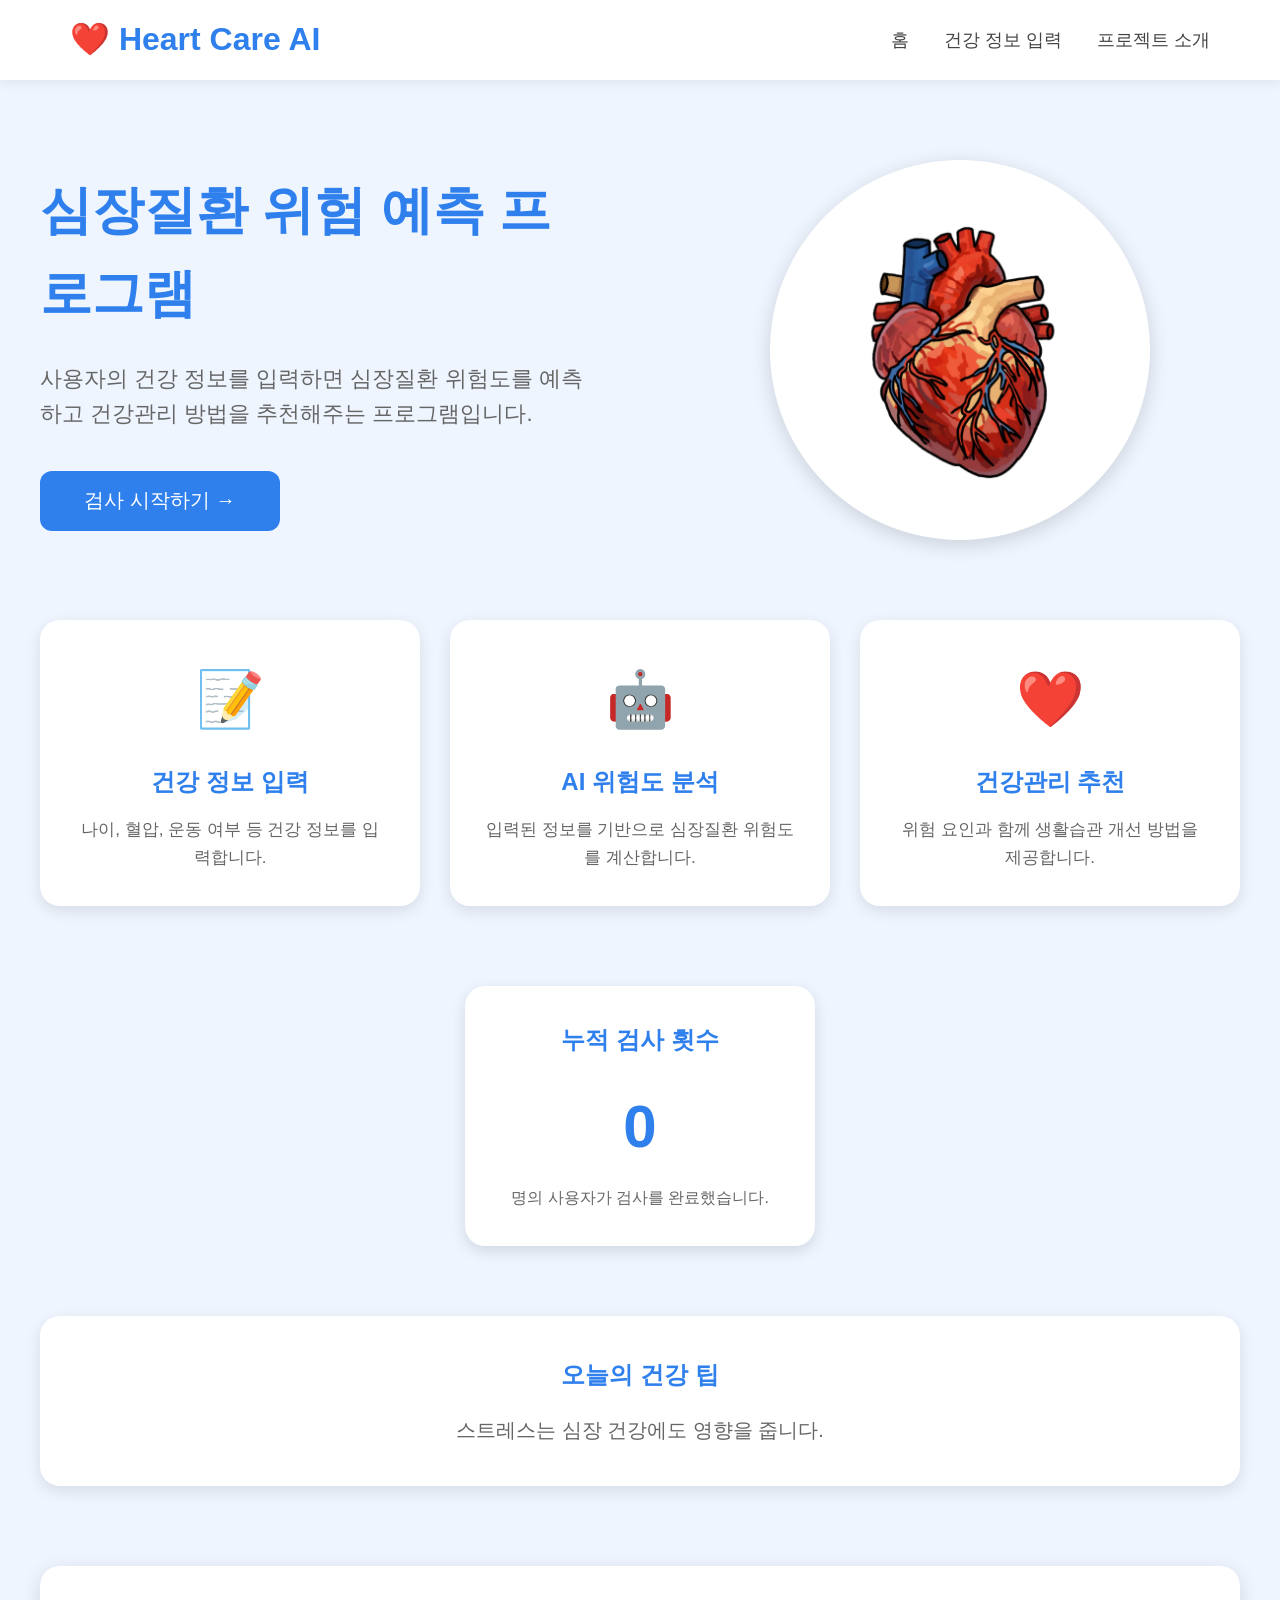
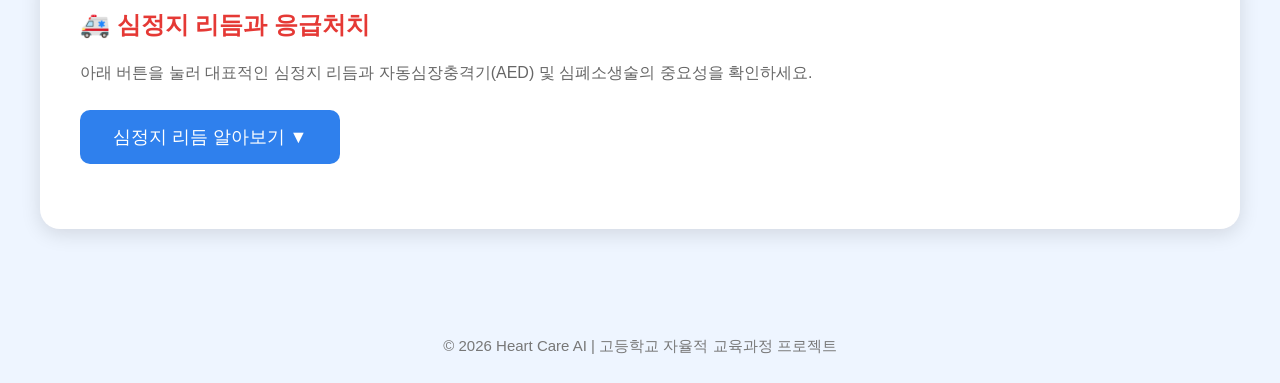
<file: index.html>
<!DOCTYPE html>
<html lang="ko">

<head>

    <meta charset="UTF-8">
    <meta name="viewport" content="width=device-width, initial-scale=1.0">

    <title>Heart Care AI</title>

    <link rel="stylesheet" href="style.css">

</head>

<body>

    <!-- 네비게이션 -->

    <nav class="navbar">

        <div class="logo">
            ❤️ Heart Care AI
        </div>

        <ul class="menu">
            <li><a href="index.html">홈</a></li>
            <li><a href="input.html">건강 정보 입력</a></li>
            <li><a href="about.html">프로젝트 소개</a></li>
        </ul>

    </nav>


    <!-- 메인 화면 -->

    <section class="hero">

        <div class="hero-text">

            <h1>
                심장질환 위험 예측 프로그램
            </h1>

            <p>
                사용자의 건강 정보를 입력하면
                심장질환 위험도를 예측하고
                건강관리 방법을 추천해주는 프로그램입니다.
            </p>

            <a href="input.html">
                <button class="start-btn">
                    검사 시작하기 →
                </button>
            </a>

        </div>


        <div class="hero-image">
            <div class="heart-box">
                <img src="images/im-heart.jpg" class="heart-img">
            </div>
        </div>

    </section>


    <!-- 기능 소개 -->

    <section class="features">

        <div class="feature-card">

            <div class="icon">📝</div>

            <h2>건강 정보 입력</h2>

            <p>
                나이, 혈압, 운동 여부 등
                건강 정보를 입력합니다.
            </p>

        </div>


        <div class="feature-card">

            <div class="icon">🤖</div>

            <h2>AI 위험도 분석</h2>

            <p>
                입력된 정보를 기반으로
                심장질환 위험도를 계산합니다.
            </p>

        </div>


        <div class="feature-card">

            <div class="icon">❤️</div>

            <h2>건강관리 추천</h2>

            <p>
                위험 요인과 함께
                생활습관 개선 방법을 제공합니다.
            </p>

        </div>

    </section>
    <section class="stats">

        <div class="stat-card">

            <h2>누적 검사 횟수</h2>

            <h1 id="testCount">0</h1>

            <p>명의 사용자가 검사를 완료했습니다.</p>

        </div>

    </section>

    <!-- 오늘의 건강 팁 -->

    <section class="tip">

        <h2>오늘의 건강 팁</h2>

        <p id="tipText">
            하루 30분 걷기는 심혈관 건강에 도움이 됩니다.
        </p>

    </section>
    <section class="emergency">

    <h2>🚑 심정지 리듬과 응급처치</h2>

    <p class="emergency-sub">
        아래 버튼을 눌러 대표적인 심정지 리듬과
        자동심장충격기(AED) 및 심폐소생술의 중요성을 확인하세요.
    </p>

    <button id="openInfo" class="info-btn">
        심정지 리듬 알아보기 ▼
    </button>

    <div id="emergencyBox" class="hidden">

        <img src="images/file.png"
             alt="심정지 리듬">

        <h3>대표적인 심정지 리듬</h3>

        <ul>
            <li><b>심실세동(VF)</b> : 심장이 불규칙하게 떨려 혈액을 제대로 보내지 못하는 상태</li>

            <li><b>무맥성 심실빈맥(pVT)</b> : 심장이 매우 빠르게 뛰지만 맥박이 없어 혈액순환이 되지 않는 상태</li>

            <li><b>무수축(Asystole)</b> : 심장의 전기활동이 거의 없어 심장이 멈춘 상태</li>

            <li><b>무맥성 전기활동(PEA)</b> : 전기활동은 있지만 실제 심장 수축이 이루어지지 않는 상태</li>
        </ul>

        <h3>AED와 심폐소생술의 중요성</h3>

        <p>
            심정지 환자를 발견하면 가장 먼저 119에 신고한 후
            즉시 가슴압박을 시작해야 합니다.
            AED가 도착하면 음성 안내에 따라 가능한 빠르게
            사용해야 하며, 특히 <b>심실세동(VF)</b>과
            <b>무맥성 심실빈맥(pVT)</b>은
            전기충격으로 회복될 가능성이 있는 리듬입니다.
            따라서 심폐소생술과 AED를 함께 시행하는 것이
            생존율을 높이는 가장 중요한 방법입니다.
        </p>

        <h3>AED 사용 순서</h3>

        <ol>
            <li>환자의 의식과 호흡을 확인합니다.</li>
            <li>119에 신고하고 AED를 요청합니다.</li>
            <li>가슴압박 중심의 심폐소생술을 시작합니다.</li>
            <li>AED 전원을 켜고 음성 안내를 따릅니다.</li>
            <li>패드를 부착한 후 심장 리듬을 분석합니다.</li>
            <li>전기충격이 필요하면 모두 떨어진 뒤 제세동을 시행합니다.</li>
            <li>즉시 가슴압박을 다시 시작합니다.</li>
        </ol>

        <p class="source">
            출처 : 강남구보건소
        </p>

    </div>

</section>


    <!-- Footer -->

    <footer>

        <p>
            © 2026 Heart Care AI |
            고등학교 자율적 교육과정 프로젝트
        </p>

    </footer>

    <script src="script.js"></script>

</body>

</html>
</file>
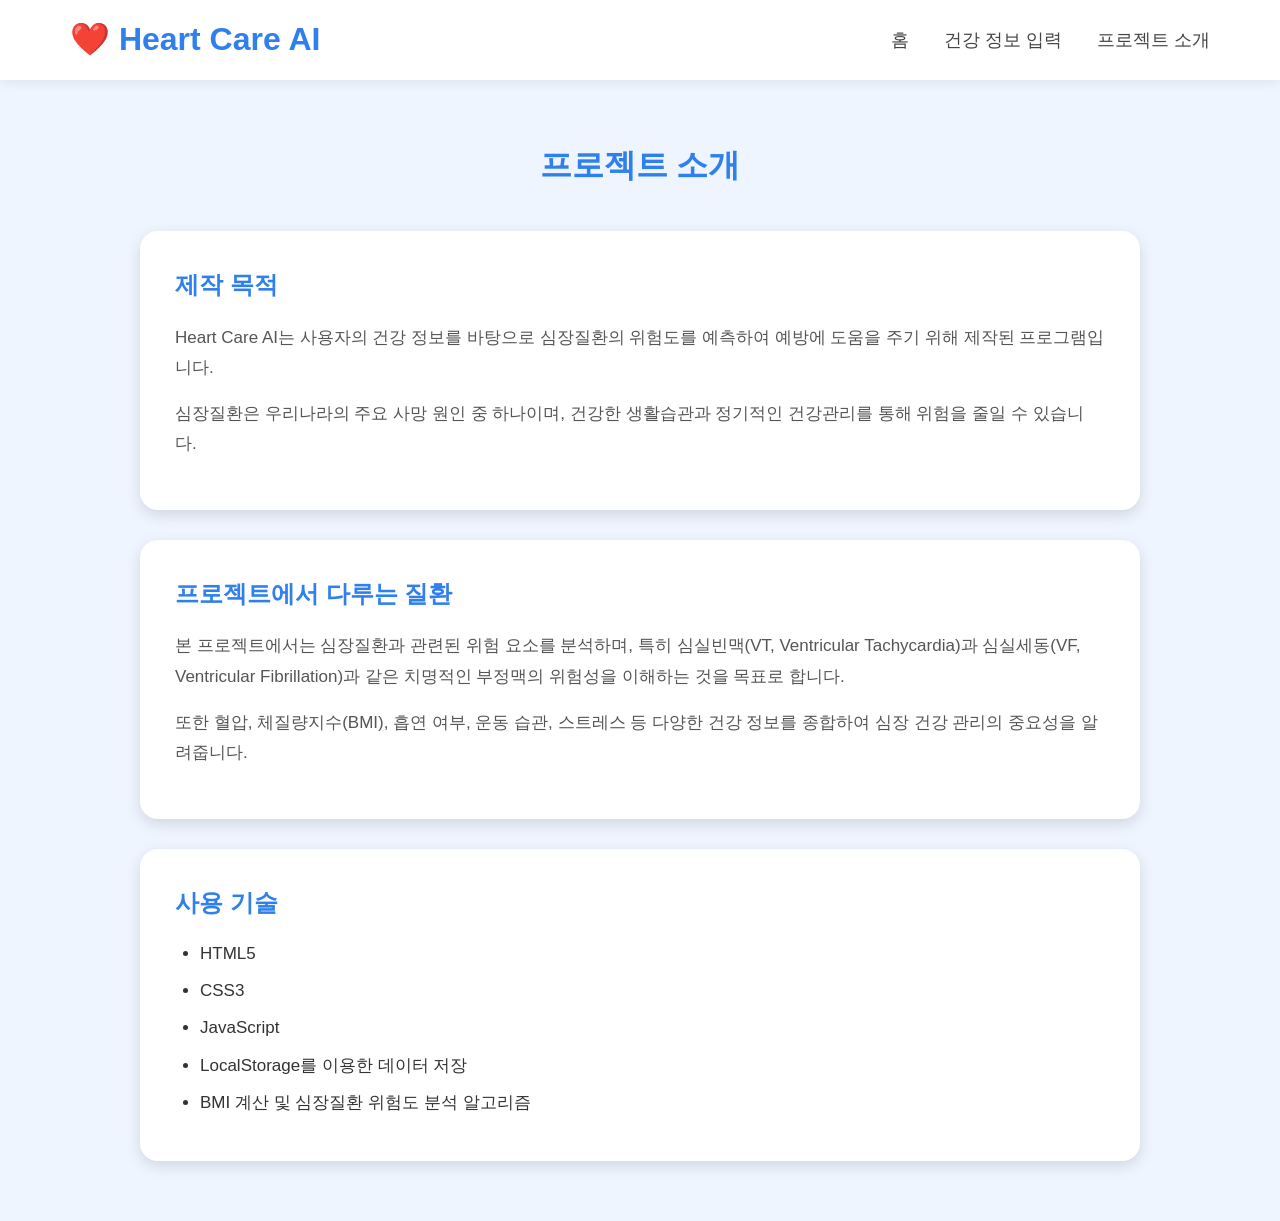
<file: about.html>
<!DOCTYPE html>
<html lang="ko">

<head>

    <meta charset="UTF-8">
    <meta name="viewport" content="width=device-width, initial-scale=1.0">

    <title>프로젝트 소개</title>

    <link rel="stylesheet" href="style.css">

</head>

<body>

    <!-- 네비게이션 -->

    <nav class="navbar">

        <div class="logo">
            ❤️ Heart Care AI
        </div>

        <ul class="menu">
            <li><a href="index.html">홈</a></li>
            <li><a href="input.html">건강 정보 입력</a></li>
            <li><a href="about.html">프로젝트 소개</a></li>
        </ul>

    </nav>

    <!-- 프로젝트 소개 -->

    <div class="about-container">

        <h1>프로젝트 소개</h1>

        <div class="about-card">

            <h2>제작 목적</h2>

            <p>
                Heart Care AI는 사용자의 건강 정보를 바탕으로
                심장질환의 위험도를 예측하여 예방에 도움을 주기 위해
                제작된 프로그램입니다.
            </p>

            <p>
                심장질환은 우리나라의 주요 사망 원인 중 하나이며,
                건강한 생활습관과 정기적인 건강관리를 통해
                위험을 줄일 수 있습니다.
            </p>

        </div>

        <div class="about-card">

            <h2>프로젝트에서 다루는 질환</h2>

            <p>
                본 프로젝트에서는 심장질환과 관련된 위험 요소를 분석하며,
                특히 심실빈맥(VT, Ventricular Tachycardia)과
                심실세동(VF, Ventricular Fibrillation)과 같은
                치명적인 부정맥의 위험성을 이해하는 것을 목표로 합니다.
            </p>

            <p>
                또한 혈압, 체질량지수(BMI), 흡연 여부, 운동 습관,
                스트레스 등 다양한 건강 정보를 종합하여
                심장 건강 관리의 중요성을 알려줍니다.
            </p>

        </div>

        <div class="about-card">

            <h2>사용 기술</h2>

            <ul>

                <li>HTML5</li>

                <li>CSS3</li>

                <li>JavaScript</li>

                <li>LocalStorage를 이용한 데이터 저장</li>

                <li>BMI 계산 및 심장질환 위험도 분석 알고리즘</li>

            </ul>

        </div>

    </div>

</body>

</html>
</file>
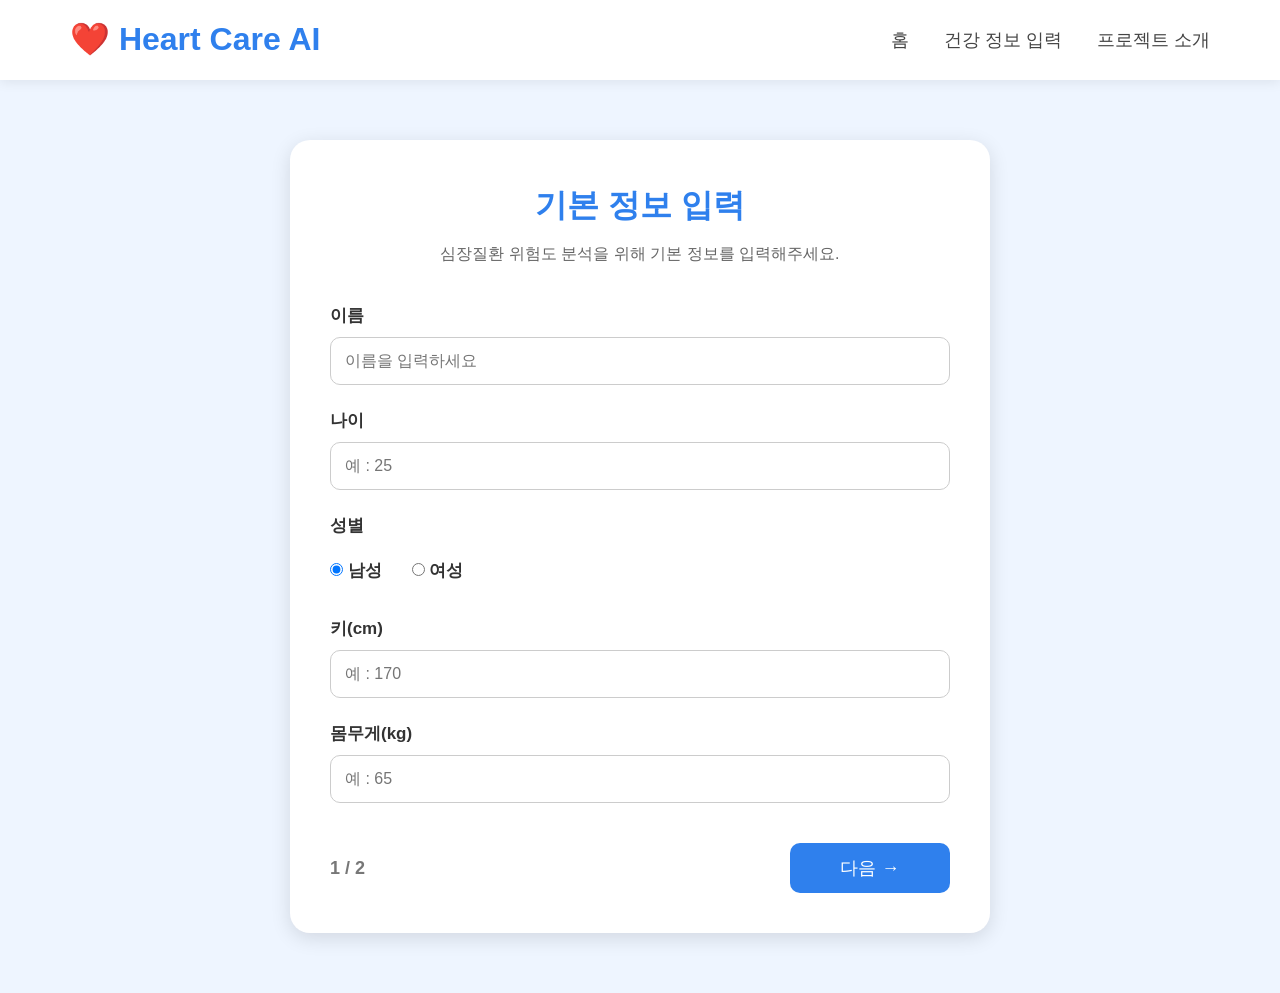
<file: input.html>
<!DOCTYPE html>
<html lang="ko">

<head>

    <meta charset="UTF-8">
    <meta name="viewport" content="width=device-width, initial-scale=1.0">

    <title>기본 정보 입력</title>

    <link rel="stylesheet" href="style.css">

</head>

<body>

    <nav class="navbar">

        <div class="logo">
            ❤️ Heart Care AI
        </div>

        <ul class="menu">
            <li><a href="index.html">홈</a></li>
            <li><a href="input.html">건강 정보 입력</a></li>
            <li><a href="about.html">프로젝트 소개</a></li>
        </ul>

    </nav>

    <div class="form-container">

        <h1>기본 정보 입력</h1>

        <p>심장질환 위험도 분석을 위해 기본 정보를 입력해주세요.</p>

        <form id="basicForm">

            <div class="input-group">

                <label>이름</label>

                <input
                    type="text"
                    id="name"
                    placeholder="이름을 입력하세요"
                    required>

            </div>

            <div class="input-group">

                <label>나이</label>

                <input
                    type="number"
                    id="age"
                    placeholder="예 : 25"
                    required>

            </div>

            <div class="input-group">

                <label>성별</label>

                <div class="radio-group">

                    <label>
                        <input
                            type="radio"
                            name="gender"
                            value="남성"
                            checked>

                        남성
                    </label>

                    <label>
                        <input
                            type="radio"
                            name="gender"
                            value="여성">

                        여성
                    </label>

                </div>

            </div>

            <div class="input-group">

                <label>키(cm)</label>

                <input
                    type="number"
                    id="height"
                    placeholder="예 : 170"
                    required>

            </div>

            <div class="input-group">

                <label>몸무게(kg)</label>

                <input
                    type="number"
                    id="weight"
                    placeholder="예 : 65"
                    required>

            </div>

            <div class="step-area">

                <span>1 / 2</span>

                <button
                    type="submit"
                    class="next-btn">

                    다음 →

                </button>

            </div>

        </form>

    </div>

    <script src="script.js"></script>

</body>

</html>
</file>
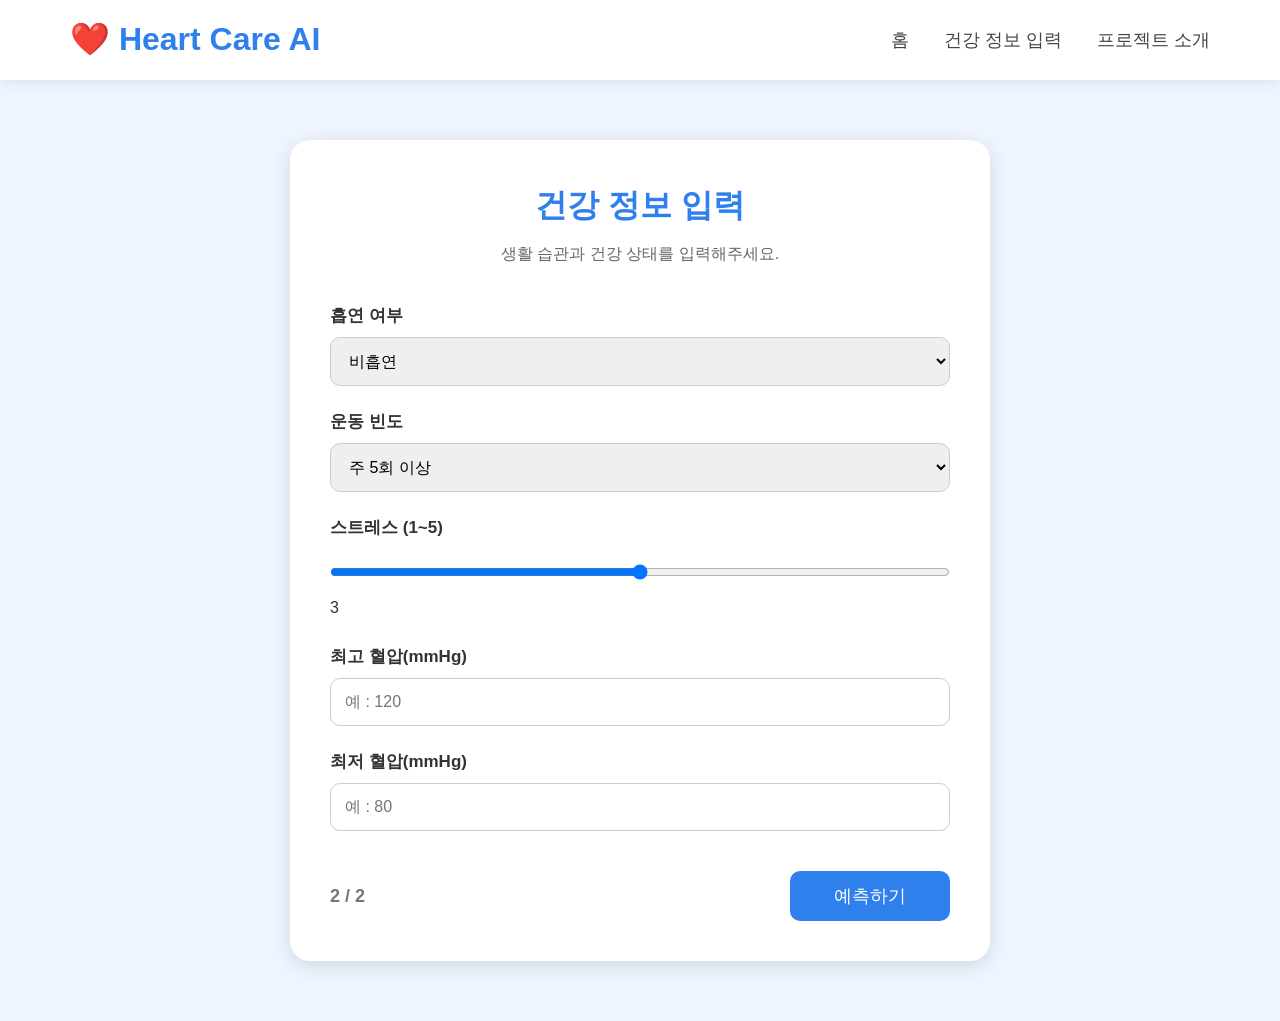
<file: input2.html>
<!DOCTYPE html>
<html lang="ko">

<head>

    <meta charset="UTF-8">
    <meta name="viewport" content="width=device-width, initial-scale=1.0">

    <title>건강 정보 입력</title>

    <link rel="stylesheet" href="style.css">

</head>

<body>

    <nav class="navbar">

        <div class="logo">
            ❤️ Heart Care AI
        </div>

        <ul class="menu">
            <li><a href="index.html">홈</a></li>
            <li><a href="input.html">건강 정보 입력</a></li>
            <li><a href="about.html">프로젝트 소개</a></li>
        </ul>

    </nav>

    <div class="form-container">

        <h1>건강 정보 입력</h1>

        <p>생활 습관과 건강 상태를 입력해주세요.</p>

        <form id="healthForm">

            <div class="input-group">

                <label>흡연 여부</label>

                <select id="smoking">

                    <option>비흡연</option>
                    <option>흡연</option>

                </select>

            </div>

            <div class="input-group">

                <label>운동 빈도</label>

                <select id="exercise">

                    <option>주 5회 이상</option>
                    <option>주 3~4회</option>
                    <option>주 1~2회</option>
                    <option>거의 안 함</option>

                </select>

            </div>

            <div class="input-group">

                <label>스트레스 (1~5)</label>

                <input
                    type="range"
                    id="stress"
                    min="1"
                    max="5"
                    value="3"
                    oninput="stressValue.innerText=this.value">

                <span id="stressValue">3</span>

            </div>

            <div class="input-group">

                <label>최고 혈압(mmHg)</label>

                <input
                    type="number"
                    id="systolic"
                    placeholder="예 : 120"
                    required>

            </div>

            <div class="input-group">

                <label>최저 혈압(mmHg)</label>

                <input
                    type="number"
                    id="diastolic"
                    placeholder="예 : 80"
                    required>

            </div>

            <div class="step-area">

                <span>2 / 2</span>

                <button
                    type="submit"
                    class="next-btn">

                    예측하기

                </button>

            </div>

        </form>

    </div>

    <script src="script.js"></script>

</body>

</html>
</file>
<file: style.css>
/* ==========================
   기본 설정
========================== */

*{
    margin:0;
    padding:0;
    box-sizing:border-box;
    font-family:"맑은 고딕", sans-serif;
}

body{
    background:#eef5ff;
    color:#333;
    line-height:1.6;
}

/* ==========================
   네비게이션
========================== */

.navbar{

    width:100%;
    height:80px;

    background:#ffffff;

    display:flex;
    justify-content:space-between;
    align-items:center;

    padding:0 70px;

    box-shadow:0 2px 12px rgba(0,0,0,.08);

    position:sticky;
    top:0;
    z-index:1000;

}

.logo{

    font-size:32px;
    font-weight:bold;
    color:#2f80ed;

}

.menu{

    display:flex;
    list-style:none;
    gap:35px;

}

.menu a{

    text-decoration:none;
    color:#444;
    font-size:18px;
    transition:.3s;

}

.menu a:hover{

    color:#2f80ed;

}

/* ==========================
   메인(Hero)
========================== */

.hero{

    max-width:1200px;

    margin:80px auto;

    display:flex;
    justify-content:space-between;
    align-items:center;

    gap:80px;

}

.hero-text{

    flex:1;

}

.hero-text h1{

    font-size:52px;
    color:#2f80ed;
    margin-bottom:25px;

}

.hero-text p{

    font-size:22px;
    color:#666;
    margin-bottom:40px;

}

.start-btn{

    width:240px;
    height:60px;

    border:none;
    border-radius:12px;

    background:#2f80ed;
    color:white;

    font-size:20px;
    cursor:pointer;

    transition:.3s;

}

.start-btn:hover{

    background:#1769d3;

}

.hero-image{

    flex:1;

    display:flex;

    justify-content:center;

    align-items:center;

}

.heart-img{

    width:70%;
    height:70%;

    object-fit:contain;

}
.heart-img:hover{

    transform:scale(1.05);

}

.heart-box{

    width:380px;

    height:380px;

    background:white;

    border-radius:50%;

    display:flex;

    justify-content:center;

    align-items:center;

    overflow:hidden;

    box-shadow:0 5px 20px rgba(0,0,0,.15);

}


/* ==========================
   기능 카드
========================== */

.features{

    max-width:1200px;

    margin:80px auto;

    display:flex;
    justify-content:space-between;
    gap:30px;

}

.feature-card{

    flex:1;

    background:white;

    border-radius:20px;

    padding:35px;

    text-align:center;

    box-shadow:0 5px 15px rgba(0,0,0,.1);

    transition:.3s;

}

.feature-card:hover{

    transform:translateY(-8px);

}

.icon{

    font-size:55px;
    margin-bottom:20px;

}

.feature-card h2{

    color:#2f80ed;
    margin-bottom:15px;

}

.feature-card p{

    color:#666;
    font-size:17px;

}
/* ==========================
   통계 카드
========================== */

.stats{

    max-width:1200px;

    margin:70px auto;

    display:flex;

    justify-content:center;

}

.stat-card{

    width:350px;

    background:white;

    padding:35px;

    border-radius:20px;

    text-align:center;

    box-shadow:0 5px 15px rgba(0,0,0,.12);

}

.stat-card h2{

    color:#2f80ed;

    margin-bottom:20px;

}

.stat-card h1{

    font-size:60px;

    color:#2f80ed;

    margin-bottom:10px;

}

.stat-card p{

    color:#666;

}

/* ==========================
   건강 팁
========================== */

.tip{

    max-width:1200px;

    margin:0 auto 80px;

    background:white;

    padding:40px;

    border-radius:20px;

    text-align:center;

    box-shadow:0 5px 15px rgba(0,0,0,.1);

}

.tip h2{

    color:#2f80ed;
    margin-bottom:20px;

}

.tip p{

    font-size:20px;
    color:#666;

}

/* ==========================
   입력 페이지
========================== */

.form-container{

    width:700px;

    margin:60px auto;

    background:white;

    padding:40px;

    border-radius:20px;

    box-shadow:0 5px 20px rgba(0,0,0,.12);

}

.form-container h1{

    text-align:center;
    color:#2f80ed;
    margin-bottom:10px;

}

.form-container p{

    text-align:center;
    color:#666;
    margin-bottom:35px;

}

.input-group{

    display:flex;
    flex-direction:column;

    margin-bottom:22px;

}

.input-group label{

    margin-bottom:8px;
    font-weight:bold;
    font-size:17px;

}

.input-group input,
.input-group select{

    padding:14px;

    border:1px solid #ccc;

    border-radius:10px;

    font-size:16px;

}

.radio-group{

    display:flex;
    gap:30px;
    margin-top:10px;

}

.step-area{

    display:flex;
    justify-content:space-between;
    align-items:center;

    margin-top:40px;

}

.step-area span{

    font-size:18px;
    font-weight:bold;
    color:#777;

}

.next-btn{

    width:160px;
    height:50px;

    border:none;
    border-radius:10px;

    background:#2f80ed;
    color:white;

    font-size:18px;
    cursor:pointer;

}

.next-btn:hover{

    background:#1769d3;

}

/* ==========================
   결과 페이지
========================== */

.result-container{

    max-width:900px;

    margin:60px auto;

    background:white;

    padding:40px;

    border-radius:20px;

    box-shadow:0 5px 20px rgba(0,0,0,.12);

}

.result-title{

    text-align:center;
    color:#2f80ed;
    margin-bottom:30px;

}

.result-card{

    background:#f8fbff;

    border-radius:15px;

    padding:25px;

    margin-bottom:25px;

}

.result-card h2{

    color:#2f80ed;
    margin-bottom:15px;

}

.info-table{

    width:100%;
    border-collapse:collapse;

}

.info-table td{

    padding:12px;
    border-bottom:1px solid #ddd;

}

.progress{

    width:100%;
    height:22px;

    background:#ddd;

    border-radius:20px;

    overflow:hidden;

    margin-top:15px;

}

.progress-bar{

    height:100%;
    width:0%;

    background:#2f80ed;

    transition:.7s;

}

.retry-btn{

    display:block;

    width:220px;

    margin:35px auto 0;

    padding:15px;

    border:none;

    border-radius:10px;

    background:#2f80ed;

    color:white;

    font-size:18px;

    cursor:pointer;

}

.retry-btn:hover{

    background:#1769d3;

}

/* ==========================
   Footer
========================== */

footer{

    margin-top:80px;

    padding:25px;

    text-align:center;

    color:#777;

    font-size:15px;

}
/* ==========================
   프로젝트 소개
========================== */

.about-container{

    max-width:1000px;

    margin:60px auto;

}

.about-container h1{

    text-align:center;

    color:#2f80ed;

    margin-bottom:40px;

}

.about-card{

    background:white;

    padding:35px;

    border-radius:18px;

    box-shadow:0 5px 15px rgba(0,0,0,.12);

    margin-bottom:30px;

}

.about-card h2{

    color:#2f80ed;

    margin-bottom:18px;

}

.about-card p{

    color:#555;

    line-height:1.8;

    margin-bottom:15px;

    font-size:17px;

}

.about-card ul{

    margin-left:25px;

}

.about-card li{

    margin-bottom:10px;

    font-size:17px;

}
/* 응급처치 */

.emergency{

    width:1200px;
    margin:80px auto;

    background:white;

    padding:40px;

    border-radius:20px;

    box-shadow:0 5px 20px rgba(0,0,0,.12);

}

.emergency h2{

    color:#e53935;

    margin-bottom:15px;

}

.emergency-sub{

    color:#666;

    margin-bottom:25px;

}

.info-btn{

    width:260px;

    padding:15px;

    border:none;

    border-radius:10px;

    background:#2f80ed;

    color:white;

    font-size:18px;

    cursor:pointer;

    margin-bottom:25px;

}

.info-btn:hover{

    background:#1b63c4;

}

.hidden{

    display:none;

}

#emergencyBox img{

    width:100%;

    max-width:850px;

    display:block;

    margin:30px auto;

    border-radius:15px;

}

#emergencyBox h3{

    color:#2f80ed;

    margin:25px 0 15px;

}

#emergencyBox ul{

    margin-left:25px;

    line-height:2;

}

#emergencyBox ol{

    margin-left:25px;

    line-height:2;

}

#emergencyBox p{

    line-height:1.8;

    color:#555;

}

.source{

    text-align:right;

    font-size:13px;

    color:#888;

    margin-top:20px;

}
.save-image-btn{

    display:block;

    margin:30px auto;

    width:220px;

    padding:15px;

    background:#2f80ed;

    color:white;

    border:none;

    border-radius:10px;

    font-size:18px;

    cursor:pointer;

}

.save-image-btn:hover{

    background:#1d65c1;

}
/* 결과 페이지 버튼 */

.button-group{

    display:flex;
    justify-content:center;
    gap:25px;
    margin-top:40px;
    margin-bottom:20px;

}

.action-btn{

    width:220px;
    height:65px;

    border:none;
    border-radius:15px;

    background:#2f80ed;
    color:white;

    font-size:22px;
    font-weight:bold;

    cursor:pointer;

    transition:.3s;

    box-shadow:0 5px 15px rgba(47,128,237,.3);

}

.action-btn:hover{

    background:#1d65c1;

    transform:translateY(-3px);

    box-shadow:0 8px 20px rgba(47,128,237,.45);

}

.action-btn:active{

    transform:scale(.97);

}
</file>
